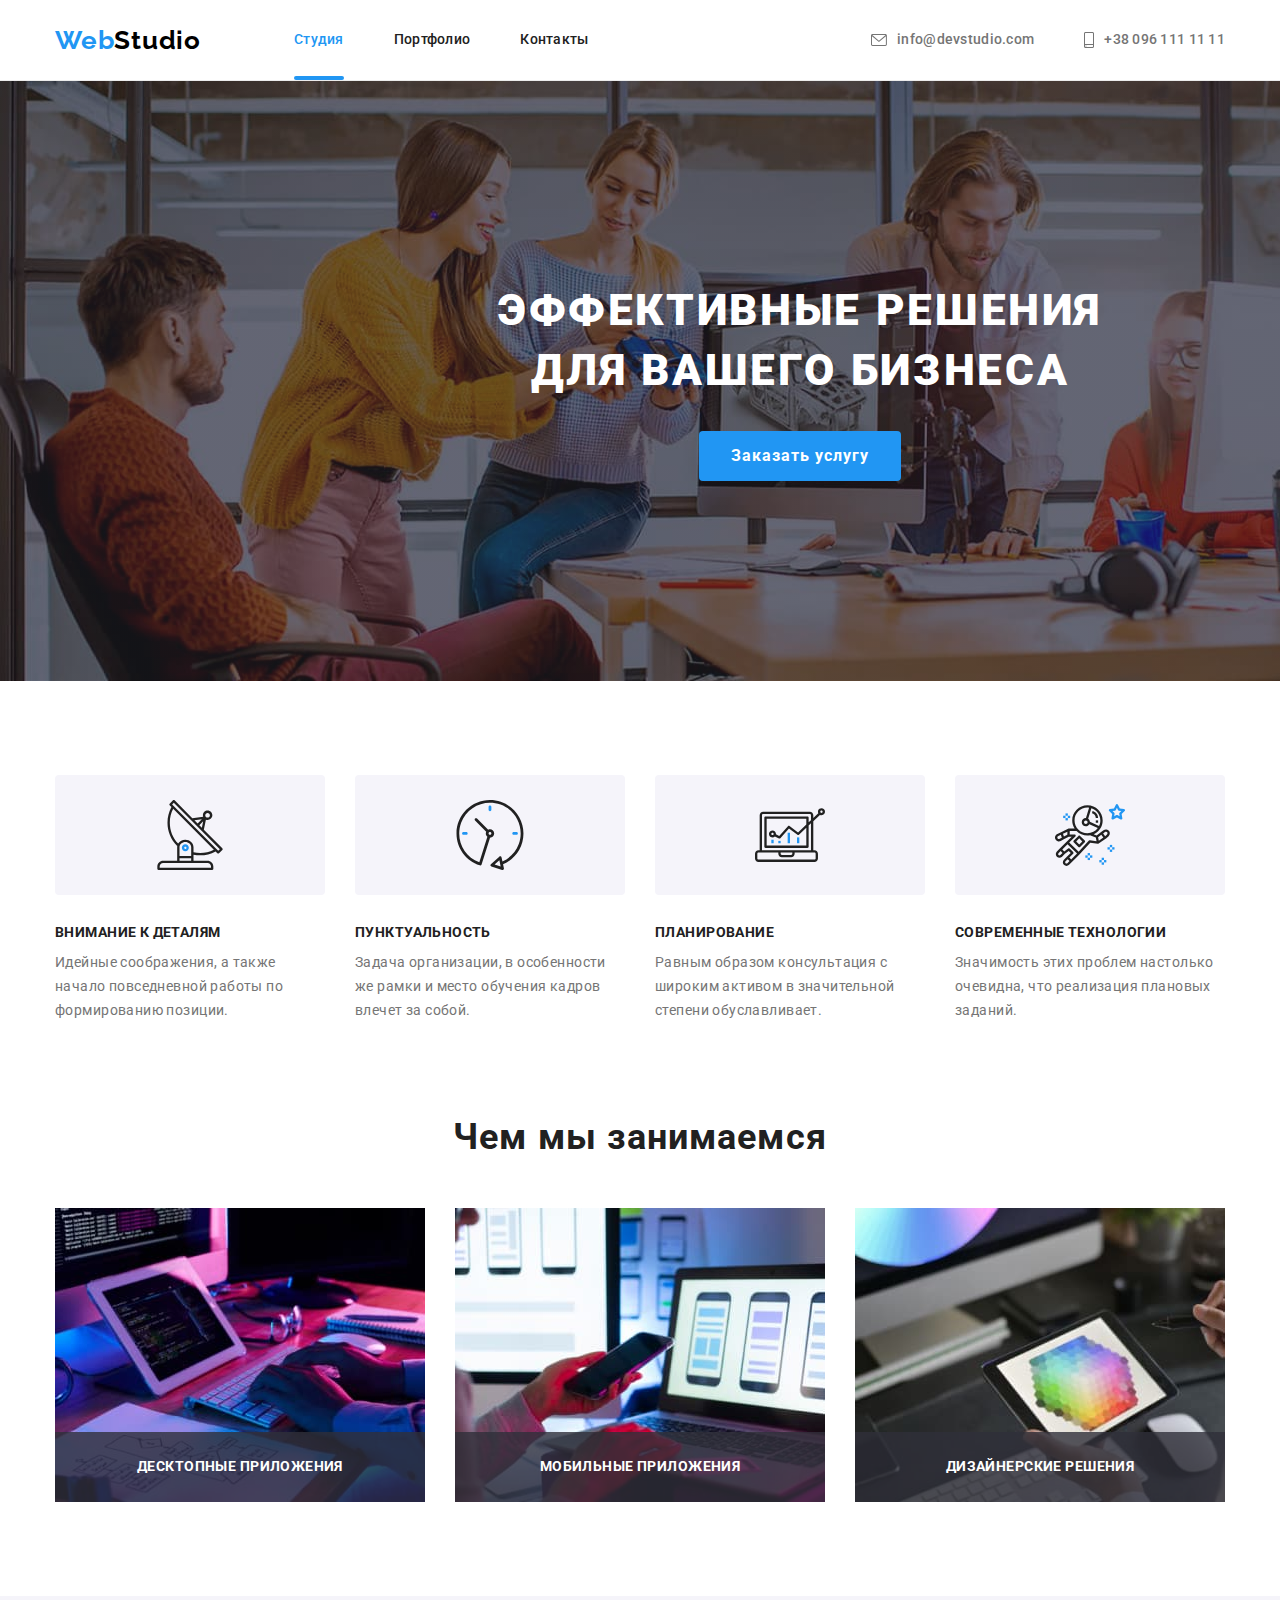
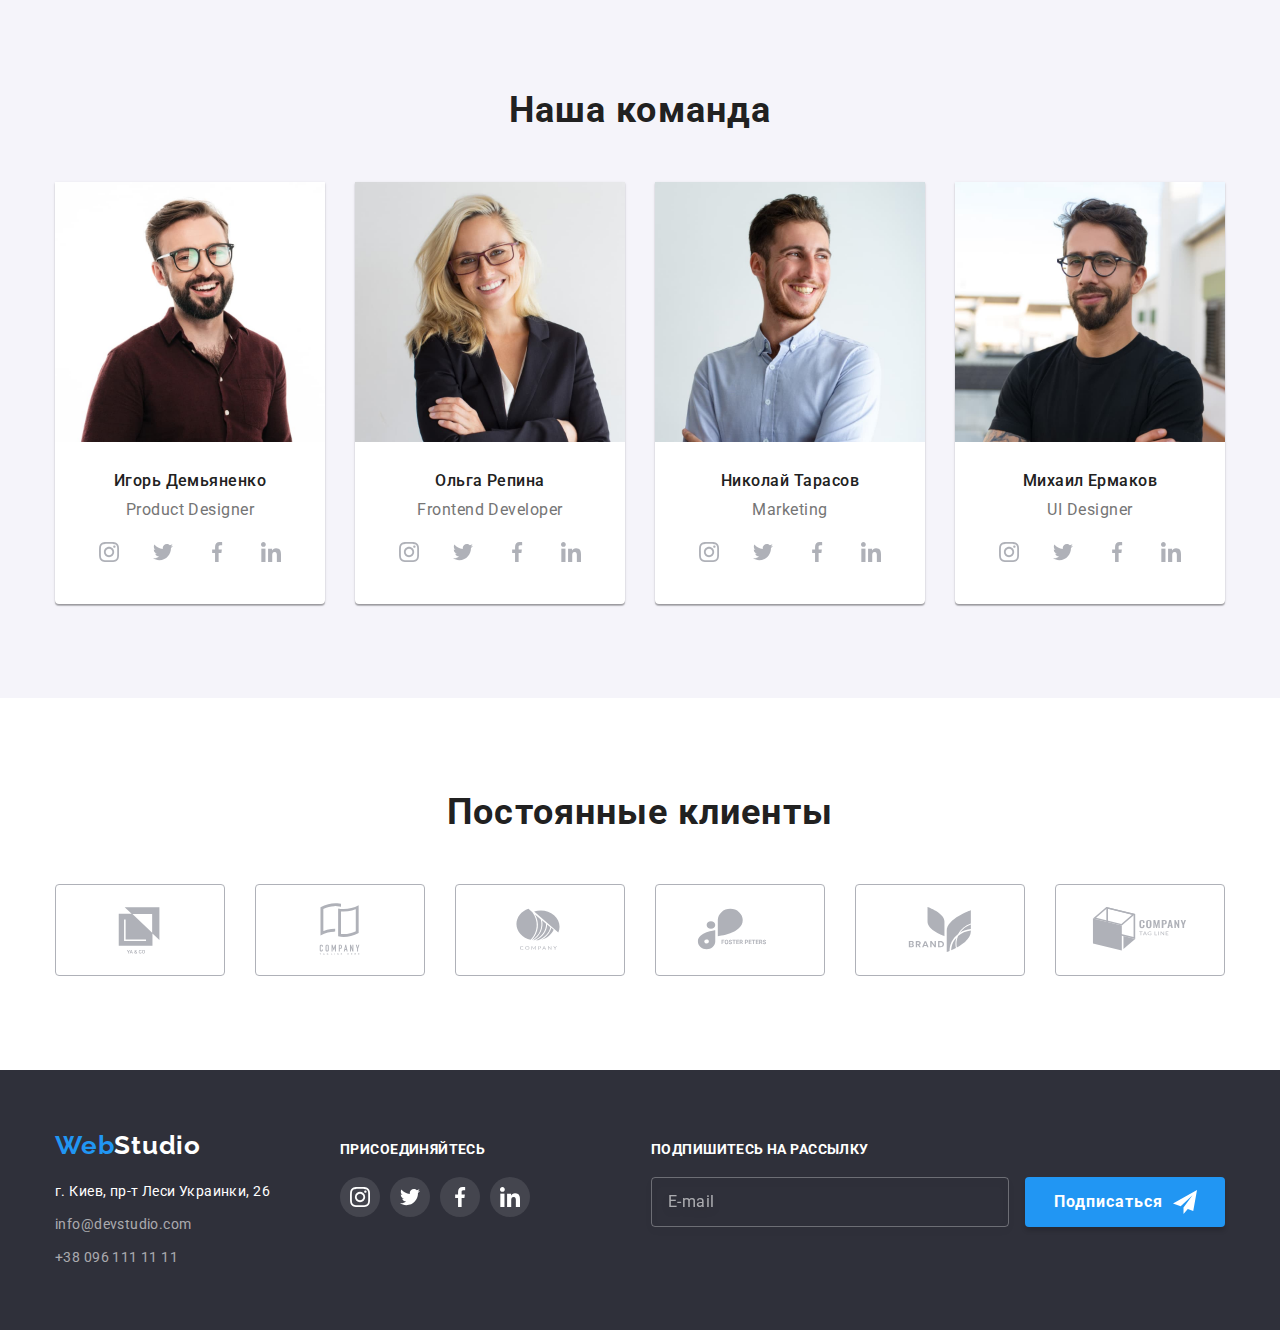
<file: index.html>
<!DOCTYPE html>
<html lang="ru">
  <head>
    <meta charset="UTF-8" />
    <meta http-equiv="X-UA-Compatible" content="IE=edge" />
    <meta name="viewport" content="width=device-width, initial-scale=1.0" />
    <link rel="preconnect" href="https://fonts.googleapis.com" />
    <link rel="preconnect" href="https://fonts.gstatic.com" crossorigin />
    <link
      href="https://fonts.googleapis.com/css2?family=Raleway:wght@700&family=Roboto:wght@400;500;700;900&display=swap"
      rel="stylesheet"
    />
    <link
      rel="stylesheet"
      href="https://cdnjs.cloudflare.com/ajax/libs/modern-normalize/1.1.0/modern-normalize.min.css"
    />
    <link rel="stylesheet" href="./CSS/main.min.css" />
    <title>Студия</title>
  </head>
  <body>
    <header class="header">
      <div class="container header__nav">
        <nav class="header-navigation header__nav">
          <a href="./index.html" class="header__logo link"
            >Web<span>Studio</span></a
          >
          <ul class="header__list list">
            <li class="header__item">
              <a href="./index.html" class="header__link link current"
                >Студия</a
              >
            </li>
            <li class="header__item">
              <a href="./portfolio.html" class="header__link link">Портфолио</a>
            </li>
            <li class="header__item">
              <a href="#" class="header__link link">Контакты</a>
            </li>
          </ul>
        </nav>
        <ul class="header__contact list">
          <li class="header__item-contact">
            <a href="mailto:info@devstudio.com" class="header__mail link"
              ><svg class="header__contact-icon" width="16" height="12">
                <use href="./images/icons.svg#icon-mail"></use></svg
              >info@devstudio.com</a
            >
          </li>
          <li class="header__item-contact">
            <a href="tel:+380961111111" class="header__tel link"
              ><svg class="header__contact-icon" width="10" height="16">
                <use href="./images/icons.svg#icon-smartphone"></use></svg
              >+38 096 111 11 11</a
            >
          </li>
        </ul>
      </div>
    </header>
    <main>
      <section class="hero">
        <div class="container">
          <h1 class="hero__title">
            Эффективные решения <br />
            для вашего бизнеса
          </h1>
          <button type="button" class="hero__btn" data-modal-open>
            Заказать услугу
          </button>
        </div>
      </section>
      <section class="about section">
        <div class="container">
          <ul class="about-svg-list list">
            <li class="about-svg-item">
              <div class="about-btn">
                <svg class="about-icon" width="70" height="70">
                  <use href="./images/icons.svg#icon-antenna"></use>
                </svg>
              </div>
            </li>
            <li class="about-svg-item">
              <div class="about-btn">
                <svg class="about-icon" width="70" height="70">
                  <use href="./images/icons.svg#icon-clock"></use>
                </svg>
              </div>
            </li>
            <li class="about-svg-item">
              <div class="about-btn">
                <svg class="about-icon" width="70" height="70">
                  <use href="./images/icons.svg#icon-diagram"></use>
                </svg>
              </div>
            </li>
            <li class="about-svg-item">
              <div class="about-btn">
                <svg class="about-icon" width="70" height="70">
                  <use href="./images/icons.svg#icon-astronaut"></use>
                </svg>
              </div>
            </li>
          </ul>
          <ul class="about-list list">
            <li class="about-item icon-antenna">
              <h3 class="about-item-title">Внимание к деталям</h3>
              <p class="about-item-text">
                Идейные соображения, а также начало повседневной работы по
                формированию позиции.
              </p>
            </li>
            <li class="about-item icon-clock">
              <h3 class="about-item-title">Пунктуальность</h3>
              <p class="about-item-text">
                Задача организации, в особенности же рамки и место обучения
                кадров влечет за собой.
              </p>
            </li>
            <li class="about-item icon-diagram">
              <h3 class="about-item-title">Планирование</h3>
              <p class="about-item-text">
                Равным образом консультация с широким активом в значительной
                степени обуславливает.
              </p>
            </li>
            <li class="about-item icon-astronaut">
              <h3 class="about-item-title">Современные технологии</h3>
              <p class="about-item-text">
                Значимость этих проблем настолько очевидна, что реализация
                плановых заданий.
              </p>
            </li>
          </ul>
        </div>
      </section>
      <section class="work section">
        <div class="container">
          <h2 class="work__title">Чем мы занимаемся</h2>
          <ul class="work__list list">
            <li class="work__item">
              <img
                src="./images/img-1.jpg"
                alt="Чем мы занимаемся-1"
                width="370"
              />
              <p class="work__text">Десктопные приложения</p>
            </li>
            <li class="work__item">
              <img
                src="./images/img-2.jpg"
                alt="Чем мы занимаемся-2"
                width="370"
              />
              <p class="work__text">Мобильные приложения</p>
            </li>
            <li class="work__item">
              <img
                src="./images/img-3.jpg"
                alt="Чем мы занимаемся-3"
                width="370"
              />
              <p class="work__text">Дизайнерские решения</p>
            </li>
          </ul>
        </div>
      </section>
      <section class="team section">
        <div class="container">
          <h2 class="team-title">Наша команда</h2>
          <ul class="team-list list">
            <li class="team-item">
              <img src="./images/img-4.jpg" alt="Наша команда-1" width="270" />
              <div class="team-padding">
                <h3 class="team-item-title">Игорь Демьяненко</h3>
                <p lang="en" class="team-text">Product Designer</p>
                <ul class="team-soc-list list">
                  <li class="team-soc-item">
                    <a href="" class="team-soc-link">
                      <svg class="team-soc-icon" width="20" height="20">
                        <use href="./images/icons.svg#icon-instagram"></use>
                      </svg>
                    </a>
                  </li>
                  <li class="team-soc-item">
                    <a href="" class="team-soc-link">
                      <svg class="team-soc-icon" width="20" height="20">
                        <use href="./images/icons.svg#icon-twitter"></use>
                      </svg>
                    </a>
                  </li>
                  <li class="team-soc-item">
                    <a href="" class="team-soc-link">
                      <svg class="team-soc-icon" width="20" height="20">
                        <use href="./images/icons.svg#icon-facebook"></use>
                      </svg>
                    </a>
                  </li>
                  <li class="team-soc-item">
                    <a href="" class="team-soc-link">
                      <svg class="team-soc-icon" width="20" height="20">
                        <use href="./images/icons.svg#icon-linkedin"></use>
                      </svg>
                    </a>
                  </li>
                </ul>
              </div>
            </li>
            <li class="team-item">
              <img src="./images/img-5.jpg" alt="Наша команда-2" width="270" />
              <div class="team-padding">
                <h3 class="team-item-title">Ольга Репина</h3>
                <p lang="en" class="team-text">Frontend Developer</p>
                <ul class="team-soc-list list">
                  <li class="team-soc-item">
                    <a href="" class="team-soc-link">
                      <svg class="team-soc-icon" width="20" height="20">
                        <use href="./images/icons.svg#icon-instagram"></use>
                      </svg>
                    </a>
                  </li>
                  <li class="team-soc-item">
                    <a href="" class="team-soc-link">
                      <svg class="team-soc-icon" width="20" height="20">
                        <use href="./images/icons.svg#icon-twitter"></use>
                      </svg>
                    </a>
                  </li>
                  <li class="team-soc-item">
                    <a href="" class="team-soc-link">
                      <svg class="team-soc-icon" width="20" height="20">
                        <use href="./images/icons.svg#icon-facebook"></use>
                      </svg>
                    </a>
                  </li>
                  <li class="team-soc-item">
                    <a href="" class="team-soc-link">
                      <svg class="team-soc-icon" width="20" height="20">
                        <use href="./images/icons.svg#icon-linkedin"></use>
                      </svg>
                    </a>
                  </li>
                </ul>
              </div>
            </li>
            <li class="team-item">
              <img src="./images/img-6.jpg" alt="Наша команда-3" width="270" />
              <div class="team-padding">
                <h3 class="team-item-title">Николай Тарасов</h3>
                <p lang="en" class="team-text">Marketing</p>
                <ul class="team-soc-list list">
                  <li class="team-soc-item">
                    <a href="" class="team-soc-link">
                      <svg class="team-soc-icon" width="20" height="20">
                        <use href="./images/icons.svg#icon-instagram"></use>
                      </svg>
                    </a>
                  </li>
                  <li class="team-soc-item">
                    <a href="" class="team-soc-link">
                      <svg class="team-soc-icon" width="20" height="20">
                        <use href="./images/icons.svg#icon-twitter"></use>
                      </svg>
                    </a>
                  </li>
                  <li class="team-soc-item">
                    <a href="" class="team-soc-link">
                      <svg class="team-soc-icon" width="20" height="20">
                        <use href="./images/icons.svg#icon-facebook"></use>
                      </svg>
                    </a>
                  </li>
                  <li class="team-soc-item">
                    <a href="" class="team-soc-link">
                      <svg class="team-soc-icon" width="20" height="20">
                        <use href="./images/icons.svg#icon-linkedin"></use>
                      </svg>
                    </a>
                  </li>
                </ul>
              </div>
            </li>
            <li class="team-item">
              <img src="./images/img-7.jpg" alt="Наша команда-4" width="270" />
              <div class="team-padding">
                <h3 class="team-item-title">Михаил Ермаков</h3>
                <p lang="en" class="team-text">UI Designer</p>
                <ul class="team-soc-list list">
                  <li class="team-soc-item">
                    <a href="" class="team-soc-link">
                      <svg class="team-soc-icon" width="20" height="20">
                        <use href="./images/icons.svg#icon-instagram"></use>
                      </svg>
                    </a>
                  </li>
                  <li class="team-soc-item">
                    <a href="" class="team-soc-link">
                      <svg class="team-soc-icon" width="20" height="20">
                        <use href="./images/icons.svg#icon-twitter"></use>
                      </svg>
                    </a>
                  </li>
                  <li class="team-soc-item">
                    <a href="" class="team-soc-link">
                      <svg class="team-soc-icon" width="20" height="20">
                        <use href="./images/icons.svg#icon-facebook"></use>
                      </svg>
                    </a>
                  </li>
                  <li class="team-soc-item">
                    <a href="" class="team-soc-link">
                      <svg class="team-soc-icon" width="20" height="20">
                        <use href="./images/icons.svg#icon-linkedin"></use>
                      </svg>
                    </a>
                  </li>
                </ul>
              </div>
            </li>
          </ul>
        </div>
      </section>
      <section class="client section">
        <div class="container">
          <h2 class="client-title">Постоянные клиенты</h2>
          <ul class="client-list list">
            <li class="client-item">
              <a href="" class="client-item-link">
                <svg class="client-icon" width="106" height="60">
                  <use href="./images/icons.svg#icon-client-1"></use>
                </svg>
              </a>
            </li>
            <li class="client-item">
              <a href="" class="client-item-link">
                <svg class="client-icon" width="106" height="60">
                  <use href="./images/icons.svg#icon-client-2"></use>
                </svg>
              </a>
            </li>
            <li class="client-item">
              <a href="" class="client-item-link">
                <svg class="client-icon" width="106" height="60">
                  <use href="./images/icons.svg#icon-client-3"></use>
                </svg>
              </a>
            </li>
            <li class="client-item">
              <a href="" class="client-item-link">
                <svg class="client-icon" width="106" height="60">
                  <use href="./images/icons.svg#icon-client-4"></use>
                </svg>
              </a>
            </li>
            <li class="client-item">
              <a href="" class="client-item-link">
                <svg class="client-icon" width="106" height="60">
                  <use href="./images/icons.svg#icon-client-5"></use>
                </svg>
              </a>
            </li>
            <li class="client-item">
              <a href="" class="client-item-link">
                <svg class="client-icon" width="106" height="60">
                  <use href="./images/icons.svg#icon-client-6"></use>
                </svg>
              </a>
            </li>
          </ul>
        </div>
      </section>
    </main>
    <footer class="footer">
      <div class="container">
        <div class="content-address">
          <a href="./index.html" class="footer-logo link"
            >Web<span>Studio</span></a
          >
          <address>
            <a
              href="https://goo.gl/maps/hStME4ANwM8PFaBL6"
              target="_blank"
              rel="noopener noreferrer nofollow"
              class="footer-address link"
              >г. Киев, пр-т Леси Украинки, 26</a
            >
            <ul class="footer-list list">
              <li class="footer-item-contact">
                <a href="mailto:info@devstudio.com" class="footer-mail link"
                  >info@devstudio.com</a
                >
              </li>
              <li class="footer-item-contact">
                <a href="tel:+380961111111" class="footer-tel link"
                  >+38 096 111 11 11</a
                >
              </li>
            </ul>
          </address>
        </div>
        <div class="content-soc">
          <h2 class="footer-title">присоединяйтесь</h2>
          <ul class="footet-soc-list list">
            <li class="footer-soc-item">
              <a href="" class="footer-soc-link">
                <svg class="footer-soc-icon" width="20" height="20">
                  <use href="./images/icons.svg#icon-instagram"></use>
                </svg>
              </a>
            </li>
            <li class="footer-soc-item">
              <a href="" class="footer-soc-link">
                <svg class="footer-soc-icon" width="20" height="20">
                  <use href="./images/icons.svg#icon-twitter"></use>
                </svg>
              </a>
            </li>
            <li class="footer-soc-item">
              <a href="" class="footer-soc-link">
                <svg class="footer-soc-icon" width="20" height="20">
                  <use href="./images/icons.svg#icon-facebook"></use>
                </svg>
              </a>
            </li>
            <li class="footer-soc-item">
              <a href="" class="footer-soc-link">
                <svg class="footer-soc-icon" width="20" height="20">
                  <use href="./images/icons.svg#icon-linkedin"></use>
                </svg>
              </a>
            </li>
          </ul>
        </div>
        <div class="footer-wrap">
          <form>
            <h2 class="footer-input-title">Подпишитесь на рассылку</h2>
            <input
              type="text"
              placeholder="E-mail"
              name="fotter-user-name"
              class="footer-input"
              required
            />
            <button type="submit" class="footer-btn">
              Подписаться
              <svg class="icon-btn" width="24" height="24">
                <use href="./images/icons.svg#icon-send"></use>
              </svg>
            </button>
          </form>
        </div>
      </div>
    </footer>
    <div class="backdrop is-hidden" data-modal>
      <div class="modal is-hiden">
        <button type="button" class="modal-btn" data-modal-close>
          <svg class="modal-icon" width="18" height="18">
            <use href="./images/icons.svg#icon-close-modal"></use>
          </svg>
        </button>
        <form>
          <p class="modal-title">Оставьте свои данные, мы вам перезвоним</p>
          <div class="modal-field">
            <label for="user-name" class="modal-label">Имя</label>
            <div class="modal-input-wrap">
              <input
                type="text"
                class="modal-input"
                name="user-name"
                id="user-name"
                required
              />
              <svg class="input-icon" width="18" height="18">
                <use href="./images/icons.svg#modal-name-icon"></use>
              </svg>
            </div>
          </div>
          <div class="modal-field">
            <label for="user-tel" class="modal-label">Телефон</label>
            <div class="modal-input-wrap">
              <input
                type="text"
                class="modal-input"
                name="user-tel"
                id="user-tel"
                required
              />
              <svg class="input-icon" width="18" height="18">
                <use href="./images/icons.svg#modal-tel-icon"></use>
              </svg>
            </div>
          </div>
          <div class="modal-field">
            <label for="user-mail" class="modal-label">Почта</label>
            <div class="modal-input-wrap">
              <input
                type="text"
                class="modal-input"
                name="user-mail"
                id="user-mail"
              />
              <svg class="input-icon" width="18" height="18">
                <use href="./images/icons.svg#modal-mail-icon"></use>
              </svg>
            </div>
          </div>
          <div class="modal-textarea">
            <label for="user-text" class="modal-label">Комментарий</label>
            <textarea
              name="user-text"
              id="user-text"
              placeholder="Введите текст"
              class="modal-text"
            ></textarea>
          </div>
          <div class="modal-checkbox">
            <input
              type="checkbox"
              class="input-checkbox visually-hidden"
              id="input-checkbox"
              name="policy"
              value="policy"
            />
            <label for="input-checkbox" class="checkbox-text"
              ><span>
                <svg class="checkbox-icon" width="11" height="18">
                  <use href="./images/icons.svg#modal-chekbox-icon"></use>
                </svg> </span
              >Соглашаюсь с рассылкой и принимаю &nbsp;
              <a href="#" target="_blank" class="modal-chechbox__link"
                >Условия договора</a
              >
            </label>
          </div>
          <button type="submit" class="modal-btn-bottom">Отправить</button>
        </form>
      </div>
    </div>
    <script src="./js/modal.js"></script>
  </body>
</html>
</file>
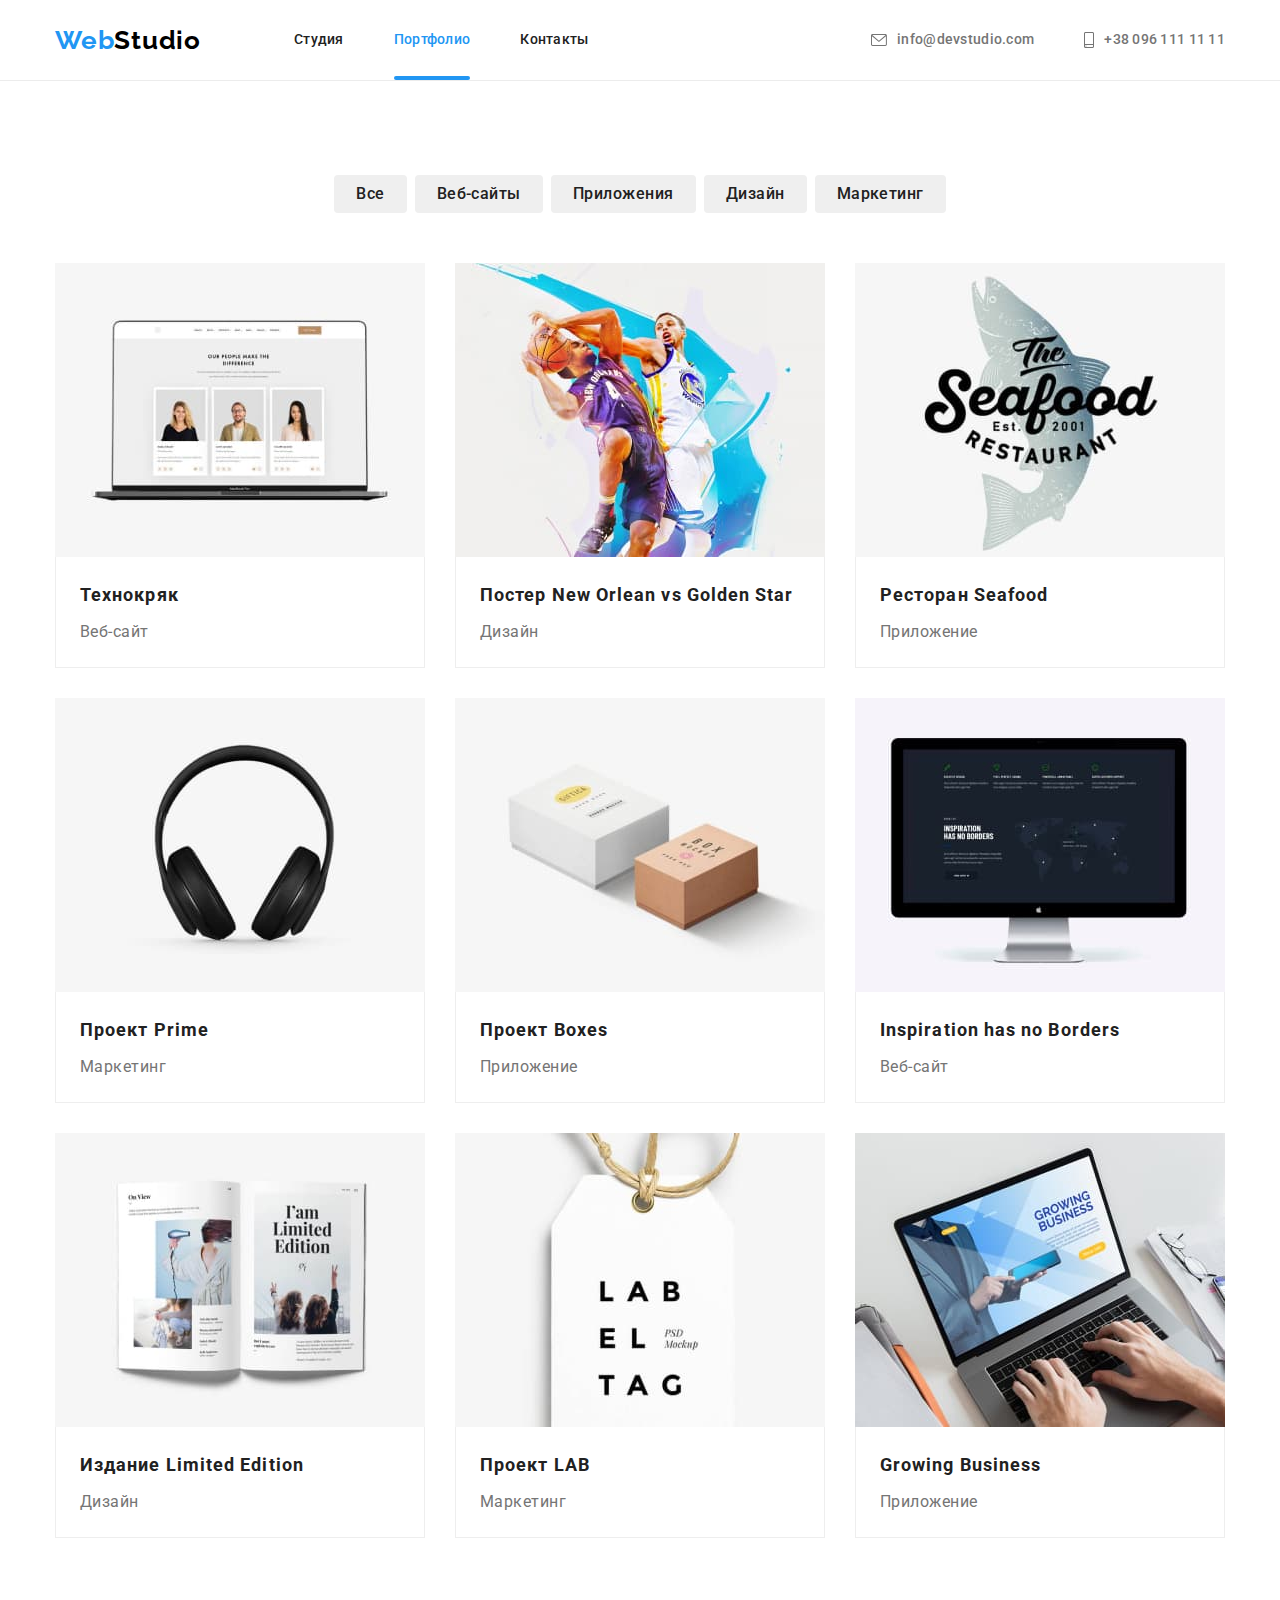
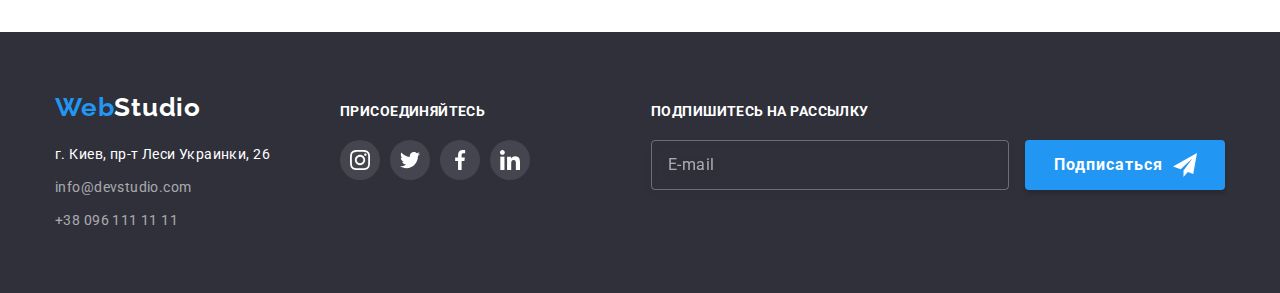
<file: portfolio.html>
<!DOCTYPE html>
<html lang="ru">
  <head>
    <meta charset="UTF-8" />
    <meta http-equiv="X-UA-Compatible" content="IE=edge" />
    <meta name="viewport" content="width=device-width, initial-scale=1.0" />
    <link rel="preconnect" href="https://fonts.googleapis.com" />
    <link rel="preconnect" href="https://fonts.gstatic.com" crossorigin />
    <link
      href="https://fonts.googleapis.com/css2?family=Raleway:wght@700&family=Roboto:wght@400;500;700;900&display=swap"
      rel="stylesheet"
    />
    <link
      rel="stylesheet"
      href="https://cdnjs.cloudflare.com/ajax/libs/modern-normalize/1.1.0/modern-normalize.min.css"
    />
    <link rel="stylesheet" href="./CSS/main.min.css" />
    <title>Студия</title>
  </head>
  <body>
    <header class="header">
      <div class="container header__nav">
        <nav class="header-navigation header__nav">
          <a href="./index.html" class="header__logo link"
            >Web<span>Studio</span></a
          >
          <ul class="header__list list">
            <li class="header__item">
              <a href="./index.html" class="header__link link">Студия</a>
            </li>
            <li class="header__item">
              <a href="./portfolio.html" class="header__link link current"
                >Портфолио</a
              >
            </li>
            <li class="header__item">
              <a href="#" class="header__link link">Контакты</a>
            </li>
          </ul>
        </nav>
        <ul class="header__contact list">
          <li class="header__item-contact">
            <a href="mailto:info@devstudio.com" class="header__mail link"
              ><svg class="header__contact-icon" width="16" height="12">
                <use href="./images/icons.svg#icon-mail"></use></svg
              >info@devstudio.com</a
            >
          </li>
          <li class="header__item-contact">
            <a href="tel:+380961111111" class="header__tel link"
              ><svg class="header__contact-icon" width="10" height="16">
                <use href="./images/icons.svg#icon-smartphone"></use></svg
              >+38 096 111 11 11</a
            >
          </li>
        </ul>
      </div>
    </header>
    <main>
      <section class="portfolio section">
        <div class="container">
          <ul class="portfolio-btn-list list">
            <li class="portfolio-btn-item">
              <button type="button" class="btn-item">Все</button>
            </li>
            <li class="portfolio-btn-item">
              <button type="button" class="btn-item">Веб-сайты</button>
            </li>
            <li class="portfolio-btn-item">
              <button type="button" class="btn-item">Приложения</button>
            </li>
            <li class="portfolio-btn-item">
              <button type="button" class="btn-item">Дизайн</button>
            </li>
            <li class="portfolio-btn-item">
              <button type="button" class="btn-item">Маркетинг</button>
            </li>
          </ul>
          <h1 class="visually-hidden">Портфолио</h1>
          <ul class="portfolio-list list">
            <li class="portfolio-item">
              <a href="" class="portfolio-link link">
                <div class="portfolio-wrap">
                  <img src="./images/portfolio-tehno.jpg" alt="" width="370" />
                  <p class="portfolio-top-text">
                    Ресурс предлагает комплексные предложения с разным уровнем
                    функционала и сервисов. Все это позволит посетителю получить
                    исчерпывающие сведения о компании или частном лице.
                  </p>
                </div>
                <div class="portfolio-padding">
                  <h2 class="portfolio-item-title">Технокряк</h2>
                  <p class="portfolio-item-text">Веб-сайт</p>
                </div>
              </a>
            </li>
            <li class="portfolio-item">
              <a href="" class="portfolio-link link">
                <div class="portfolio-wrap">
                  <img
                    src="./images/portfolio-basketboll.jpg"
                    alt=""
                    width="370"
                  />
                  <p class="portfolio-top-text">
                    Ресурс предлагает комплексные предложения с разным уровнем
                    функционала и сервисов. Все это позволит посетителю получить
                    исчерпывающие сведения о компании или частном лице.
                  </p>
                </div>
                <div class="portfolio-padding">
                  <h2 class="portfolio-item-title">
                    Постер New Orlean vs Golden Star
                  </h2>
                  <p class="portfolio-item-text">Дизайн</p>
                </div>
              </a>
            </li>
            <li class="portfolio-item">
              <a href="" class="portfolio-link link">
                <div class="portfolio-wrap">
                  <img
                    src="./images/portfolio-seafood.jpg"
                    alt=""
                    width="370"
                  />
                  <p class="portfolio-top-text">
                    Ресурс предлагает комплексные предложения с разным уровнем
                    функционала и сервисов. Все это позволит посетителю получить
                    исчерпывающие сведения о компании или частном лице.
                  </p>
                </div>
                <div class="portfolio-padding">
                  <h2 class="portfolio-item-title">Ресторан Seafood</h2>
                  <p class="portfolio-item-text">Приложение</p>
                </div>
              </a>
            </li>
            <li class="portfolio-item">
              <a href="" class="portfolio-link link">
                <div class="portfolio-wrap">
                  <img src="./images/portfolio-prime.jpg" alt="" width="370" />
                  <p class="portfolio-top-text">
                    Ресурс предлагает комплексные предложения с разным уровнем
                    функционала и сервисов. Все это позволит посетителю получить
                    исчерпывающие сведения о компании или частном лице.
                  </p>
                </div>
                <div class="portfolio-padding">
                  <h2 class="portfolio-item-title">Проект Prime</h2>
                  <p class="portfolio-item-text">Маркетинг</p>
                </div>
              </a>
            </li>
            <li class="portfolio-item">
              <a href="" class="portfolio-link link">
                <div class="portfolio-wrap">
                  <img src="./images/portfolio-boxes.jpg" alt="" width="370" />
                  <p class="portfolio-top-text">
                    Ресурс предлагает комплексные предложения с разным уровнем
                    функционала и сервисов. Все это позволит посетителю получить
                    исчерпывающие сведения о компании или частном лице.
                  </p>
                </div>
                <div class="portfolio-padding">
                  <h2 class="portfolio-item-title">Проект Boxes</h2>
                  <p class="portfolio-item-text">Приложение</p>
                </div>
              </a>
            </li>
            <li class="portfolio-item">
              <a href="" class="portfolio-link link">
                <div class="portfolio-wrap">
                  <img src="./images/portfolio-pc.jpg" alt="" width="370" />
                  <p class="portfolio-top-text">
                    Ресурс предлагает комплексные предложения с разным уровнем
                    функционала и сервисов. Все это позволит посетителю получить
                    исчерпывающие сведения о компании или частном лице.
                  </p>
                </div>
                <div class="portfolio-padding">
                  <h2 class="portfolio-item-title">
                    Inspiration has no Borders
                  </h2>
                  <p class="portfolio-item-text">Веб-сайт</p>
                </div>
              </a>
            </li>
            <li class="portfolio-item">
              <a href="" class="portfolio-link link">
                <div class="portfolio-wrap">
                  <img src="./images/portfolio-book.jpg" alt="" width="370" />
                  <p class="portfolio-top-text">
                    Ресурс предлагает комплексные предложения с разным уровнем
                    функционала и сервисов. Все это позволит посетителю получить
                    исчерпывающие сведения о компании или частном лице.
                  </p>
                </div>
                <div class="portfolio-padding">
                  <h2 class="portfolio-item-title">Издание Limited Edition</h2>
                  <p class="portfolio-item-text">Дизайн</p>
                </div>
              </a>
            </li>
            <li class="portfolio-item">
              <a href="" class="portfolio-link link">
                <div class="portfolio-wrap">
                  <img src="./images/portfolio-lab.jpg" alt="" width="370" />
                  <p class="portfolio-top-text">
                    Ресурс предлагает комплексные предложения с разным уровнем
                    функционала и сервисов. Все это позволит посетителю получить
                    исчерпывающие сведения о компании или частном лице.
                  </p>
                </div>
                <div class="portfolio-padding">
                  <h2 class="portfolio-item-title">Проект LAB</h2>
                  <p class="portfolio-item-text">Маркетинг</p>
                </div>
              </a>
            </li>
            <li class="portfolio-item">
              <a href="" class="portfolio-link link">
                <div class="portfolio-wrap">
                  <img
                    src="./images/portfolio-noutbook.jpg"
                    alt=""
                    width="370"
                  />
                  <p class="portfolio-top-text">
                    Ресурс предлагает комплексные предложения с разным уровнем
                    функционала и сервисов. Все это позволит посетителю получить
                    исчерпывающие сведения о компании или частном лице.
                  </p>
                </div>
                <div class="portfolio-padding">
                  <h2 class="portfolio-item-title">Growing Business</h2>
                  <p class="portfolio-item-text">Приложение</p>
                </div>
              </a>
            </li>
          </ul>
        </div>
      </section>
    </main>
    <footer class="footer">
      <div class="container">
        <div class="content-address">
          <a href="./index.html" class="footer-logo link"
            >Web<span>Studio</span></a
          >
          <address>
            <a
              href="https://goo.gl/maps/hStME4ANwM8PFaBL6"
              target="_blank"
              rel="noopener noreferrer nofollow"
              class="footer-address link"
              >г. Киев, пр-т Леси Украинки, 26</a
            >
            <ul class="footer-list list">
              <li class="footer-item-contact">
                <a href="mailto:info@devstudio.com" class="footer-mail link"
                  >info@devstudio.com</a
                >
              </li>
              <li class="footer-item-contact">
                <a href="tel:+380961111111" class="footer-tel link"
                  >+38 096 111 11 11</a
                >
              </li>
            </ul>
          </address>
        </div>
        <div class="content-soc">
          <h2 class="footer-title">присоединяйтесь</h2>
          <ul class="footet-soc-list list">
            <li class="footer-soc-item">
              <a href="" class="footer-soc-link">
                <svg class="footer-soc-icon" width="20" height="20">
                  <use href="./images/icons.svg#icon-instagram"></use>
                </svg>
              </a>
            </li>
            <li class="footer-soc-item">
              <a href="" class="footer-soc-link">
                <svg class="footer-soc-icon" width="20" height="20">
                  <use href="./images/icons.svg#icon-twitter"></use>
                </svg>
              </a>
            </li>
            <li class="footer-soc-item">
              <a href="" class="footer-soc-link">
                <svg class="footer-soc-icon" width="20" height="20">
                  <use href="./images/icons.svg#icon-facebook"></use>
                </svg>
              </a>
            </li>
            <li class="footer-soc-item">
              <a href="" class="footer-soc-link">
                <svg class="footer-soc-icon" width="20" height="20">
                  <use href="./images/icons.svg#icon-linkedin"></use>
                </svg>
              </a>
            </li>
          </ul>
        </div>
        <div class="footer-wrap">
          <form>
            <h2 class="footer-input-title">Подпишитесь на рассылку</h2>
            <input
              type="text"
              placeholder="E-mail"
              name="fotter-user-name"
              class="footer-input"
              required
            />
            <button type="submit" class="footer-btn">
              Подписаться
              <svg class="icon-btn" width="24" height="24">
                <use href="./images/icons.svg#icon-send"></use>
              </svg>
            </button>
          </form>
        </div>
      </div>
    </footer>
  </body>
</html>
</file>
<file: CSS/main.min.css>
:root{--hero-title-color: #ffffff;--work-title-color: #212121;--team-title-color: #212121;--hero-btn-color: #ffffff;--portfolio-btn-color: #212121}.visually-hidden{position:absolute;white-space:nowrap;width:1px;height:1px;overflow:hidden;border:0;padding:0;clip:rect(0 0 0 0);clip-path:inset(50%);margin:-1px}p,h1,h2,h3,h4,h5,h6{margin:0}ul{margin:0;padding-left:0}img{display:block}body{font-family:"Roboto", sans-serif}.link{text-decoration:none;color:black}.list{list-style:none}.container{width:1200px;padding-left:15px;padding-right:15px;margin:0 auto}.section{padding-top:94px;padding-bottom:94px}.header{border-bottom:1px solid #ececec}.header__nav{display:flex;align-items:center}.header__link.current{color:#2196f3}.header__link.current::after{content:"";position:absolute;left:0;bottom:0;display:block;background-color:#2196f3;border-radius:2px;width:100%;height:4px}.header__logo{font-family:"Raleway";font-weight:700;font-size:26px;line-height:1.19;letter-spacing:0.03em;color:#2196f3}.header__logo span{color:black}.header__link{position:relative;font-family:"Roboto", sans-serif;font-weight:500;font-size:14px;line-height:1.14;letter-spacing:0.02em;color:#212121;display:block;padding-top:32px;padding-bottom:32px;transition-property:color;transition-duration:250ms;transition-timing-function:cubic-bezier(0.4, 0, 0.2, 1)}.header__link:hover,.header__link:focus{color:#2196f3}.header__tel,.header__mail{font-weight:500;font-size:14px;line-height:1.14;letter-spacing:0.02em;color:#757575;display:flex;align-items:center;justify-content:center;padding-top:32px;padding-bottom:32px;transition-property:color;transition-duration:250ms;transition-timing-function:cubic-bezier(0.4, 0, 0.2, 1)}.header__tel:hover,.header__tel:focus,.header__mail:hover,.header__mail:focus{color:#2196f3}.header__item-contact:not(:last-child){margin-right:50px}.header__contact-icon{fill:currentColor;margin-right:10px}.header__list{display:flex;margin-left:93px}.header__contact{display:flex;margin-left:auto}.header__item:not(:last-child){margin-right:50px}.hero{background-color:#2f303a;width:1600px;margin:0 auto;background-image:linear-gradient(rgba(47,48,58,0.4), rgba(47,48,58,0.4)),url(../images/hero-Img.jpg);background-position:center;background-size:1600px;background-repeat:no-repeat;padding-top:200px;padding-bottom:200px;text-align:center}.hero__title{font-weight:900;font-size:44px;line-height:1.36;text-align:center;letter-spacing:0.06em;text-transform:uppercase;color:var(--hero-title-color);margin-bottom:30px}.hero__btn{font-weight:700;font-size:16px;line-height:1.88;display:inline-block;align-items:center;text-align:center;letter-spacing:0.06em;color:#ffffff;background:#2196f3;cursor:pointer;min-width:200px;border-radius:4px;padding:10px 32px;border:none}.about-item-title{font-weight:700;font-size:14px;line-height:1.14;letter-spacing:0.03em;text-transform:uppercase;color:#212121;margin-bottom:10px}.about-item-text{font-size:14px;line-height:1.71;letter-spacing:0.03em;color:#757575}.about-list{display:flex}.about-item{width:calc((100% - 90px) / 4)}.about-item:not(:last-child){margin-right:30px}.about-svg-list{display:flex;justify-content:center}.about-svg-item{margin-bottom:30px}.about-svg-item+.about-svg-item{margin-left:30px}.about-btn{display:flex;width:270px;height:120px;background:#f5f4fa;border-radius:4px;border:none;justify-content:center;align-items:center}.work{padding-top:0}.work__title{font-weight:700;font-size:36px;line-height:1.16;text-align:center;letter-spacing:0.03em;color:var(--work-title-color);margin-bottom:50px}.work__list{display:flex}.work__item{position:relative}.work__item:not(:last-child){margin-right:30px}.work__text{position:absolute;width:370px;height:70px;background-color:rgba(47,48,58,0.8);bottom:0;font-weight:700;font-size:14px;line-height:1.14;text-align:center;letter-spacing:0.03em;text-transform:uppercase;color:#ffffff;display:flex;justify-content:center;align-items:center}.team{background-color:#f5f4fa}.team-title{font-weight:700;font-size:36px;line-height:1.16;text-align:center;letter-spacing:0.03em;color:var(--team-title-color);margin-bottom:50px}.team-item-title{font-weight:500;font-size:16px;line-height:1.18;text-align:center;letter-spacing:0.03em;color:#212121;margin-bottom:10px}.team-text{font-size:16px;line-height:1.18;text-align:center;letter-spacing:0.03em;color:#757575;margin-bottom:10px}.team-list{display:flex}.team-item{background:#ffffff;box-shadow:0px 1px 3px rgba(0,0,0,0.12),0px 1px 1px rgba(0,0,0,0.14),0px 2px 1px rgba(0,0,0,0.2);border-radius:0px 0px 4px 4px}.team-item:not(:last-child){margin-right:30px}.team-padding{padding-top:30px;padding-bottom:30px}.team-soc-list{display:flex;justify-content:center}.team-soc-item+.team-soc-item{margin-left:10px}.team-soc-link{width:44px;height:44px;background-color:#ffffff;border-radius:50%;display:flex;justify-content:center;align-items:center;color:#afb1b8;transition-property:color, background-color;transition-duration:250ms;transition-timing-function:cubic-bezier(0.4, 0, 0.2, 1)}.team-soc-link:hover,.team-soc-link:focus{background-color:#2196f3;color:#ffffff}.team-soc-icon{fill:currentColor}.client-title{font-weight:700;font-size:36px;line-height:1.16;text-align:center;letter-spacing:0.03em;color:#212121;margin-bottom:50px}.client-list{display:flex;justify-content:center}.client-item+.client-item{margin-left:30px}.client-item-link{width:170px;height:92px;border:1px solid #afb1b8;box-sizing:border-box;border-radius:4px;display:flex;justify-content:center;align-items:center;color:#afb1b8;transition-property:color, border;transition-duration:250ms;transition-timing-function:cubic-bezier(0.4, 0, 0.2, 1)}.client-item-link:hover,.client-item-link:focus{border:1px solid #2196f3;color:#2196f3}.client-icon{fill:currentColor}.footer{background-color:#2f303a;padding-top:60px;padding-bottom:60px}.footer-logo{font-family:"Raleway";font-weight:700;font-size:26px;line-height:1.19;letter-spacing:0.03em;color:#2196f3;display:inline-block;margin-bottom:20px}.footer-logo span{color:#ffffff}.footer-address{font-style:normal;font-size:14px;line-height:1.71;letter-spacing:0.03em;color:#ffffff;margin-bottom:9px;display:inline-block}.footer-mail{margin-bottom:9px;display:inline-block}.footer-tel,.footer-mail{font-style:normal;font-size:14px;line-height:1.71;letter-spacing:0.03em;color:rgba(255,255,255,0.6);transition-property:color;transition-duration:250ms;transition-timing-function:cubic-bezier(0.4, 0, 0.2, 1)}.footer-tel:hover,.footer-tel:focus,.footer-mail:hover,.footer-mail:focus{color:#2196f3}.footet-soc-list{display:flex;justify-content:center}.footer-soc-link{width:40px;height:40px;background-color:rgba(255,255,255,0.1);border-radius:50%;display:flex;justify-content:center;align-items:center;color:#ffffff}.footer-soc-link:hover,.footer-soc-link:focus{background-color:#2196f3;color:#ffffff}.footer-soc-item+.footer-soc-item{margin-left:10px}.footer-soc-icon{fill:currentColor;transition-property:color, background-color;transition-duration:250ms;transition-timing-function:cubic-bezier(0.4, 0, 0.2, 1)}.footer-title{font-weight:700;font-size:14px;line-height:1.14;letter-spacing:0.03em;text-transform:uppercase;color:#ffffff;margin-bottom:20px}.footer .container{display:flex;align-items:baseline}.content-soc{margin-left:70px}.footer-wrap{margin-left:auto;position:relative}.footer-input-title{font-weight:700;font-size:14px;line-height:1.14;letter-spacing:0.03em;text-transform:uppercase;color:#ffffff;margin-bottom:20px}.footer-input{width:358px;height:50px;padding-left:16px;margin-right:12px;border:1px solid rgba(255,255,255,0.3);border-radius:4px;filter:drop-shadow(0px 4px 4px rgba(0,0,0,0.15));background-color:transparent;outline:none;font-size:14px;line-height:1.71;letter-spacing:0.03em;color:#ffffff;transition:border-color 250ms cubic-bezier(0.4, 0, 0.2, 1)}.footer-input::placeholder{font-size:16px;line-height:1.25;display:flex;align-items:center;letter-spacing:0.03em;color:rgba(255,255,255,0.6)}.footer-input:focus{border-color:#2196f3}.footer-btn{position:relative;width:200px;height:50px;background:#2196f3;box-shadow:0px 4px 4px rgba(0,0,0,0.15);border-radius:4px;border:none;font-weight:700;font-size:16px;line-height:1.88;letter-spacing:0.06em;color:#ffffff;padding:10px 62px 10px 29px}.icon-btn{position:absolute;right:28px;top:50%;transform:translateY(-50%);fill:#ffffff}.btn-item{font-family:"Roboto";font-weight:500;font-size:16px;line-height:1.62;text-align:center;letter-spacing:0.03em;color:var(--portfolio-btn-color);cursor:pointer;border-radius:4px;padding:6px 22px;border:none;transition-property:color, background-color, box-shadow;transition-duration:250ms;transition-timing-function:cubic-bezier(0.4, 0, 0.2, 1)}.btn-item:hover,.btn-item:focus{background-color:#2196f3;box-shadow:0px 3px 1px rgba(0,0,0,0.1),0px 1px 2px rgba(0,0,0,0.08),0px 2px 2px rgba(0,0,0,0.12);color:#ffffff}.portfolio-item-title{font-weight:700;font-size:18px;line-height:2;letter-spacing:0.06em;color:#212121;margin-bottom:4px}.portfolio-item-text{font-size:16px;line-height:1.88;letter-spacing:0.03em;color:#757575}.portfolio-btn-list{display:flex;align-items:center;justify-content:center}.portfolio-btn-item{margin-bottom:50px}.portfolio-btn-item:not(:last-child){margin-right:8px}.portfolio-list{display:flex;flex-wrap:wrap}.portfolio-item{width:calc((100% - 60px) / 3);margin-right:30px;margin-bottom:30px}.portfolio-item:nth-child(3n){margin-right:0}.portfolio-item:nth-last-child(-n+3){margin-bottom:0}.portfolio-padding{padding:20px 24px;background:#ffffff;border-left:1px solid #eeeeee;border-right:1px solid #eeeeee;border-bottom:1px solid #eeeeee;box-sizing:border-box}.portfolio-link{display:block;transition-property:box-shadow;transition-duration:250ms;transition-timing-function:cubic-bezier(0.4, 0, 0.2, 1)}.portfolio-link:hover,.portfolio-link:focus{box-shadow:0px 1px 1px rgba(0,0,0,0.12),0px 4px 4px rgba(0,0,0,0.06),1px 4px 6px rgba(0,0,0,0.16)}.portfolio-wrap{position:relative;overflow:hidden}.portfolio-top-text{position:absolute;background-color:rgba(33,150,243,0.9);height:100%;width:100%;top:0;font-size:18px;line-height:1.56;letter-spacing:0.03em;color:#ffffff;padding-left:24px;padding-top:63px;transform:translateY(100%);overflow:auto;transition:transform 250ms;transition-timing-function:cubic-bezier(0.4, 0, 0.2, 1)}.portfolio-item:hover .portfolio-top-text{transform:translateY(0%)}.backdrop{position:fixed;top:0;left:0;width:100%;height:100%;background-color:rgba(0,0,0,0.2);z-index:1;opacity:1;transition:opacity 250ms cubic-bezier(0.4, 0, 0.2, 1)}.backdrop.is-hidden{opacity:0;pointer-events:none;visibility:hidden;transition:opacity 250ms, visibility 250ms}.backdrop.is-hidden .modal{transform:translate(-50%, -50%) scale(0.8)}.modal{position:absolute;top:50%;left:50%;width:528px;min-height:581px;background-color:#ffffff;box-shadow:0px 1px 3px rgba(0,0,0,0.12),0px 1px 1px rgba(0,0,0,0.14),0px 2px 1px rgba(0,0,0,0.2);border-radius:4px;padding-top:40px;padding-right:39px;padding-left:41px;padding-bottom:40px;transform:translate(-50%, -50%) scale(1);transition:transform 250ms cubic-bezier(0.4, 0, 0.2, 1)}.modal-btn{display:flex;width:30px;height:30px;background:#ffffff;border:1px solid rgba(0,0,0,0.1);border-radius:50%;justify-content:center;align-items:center;cursor:pointer;position:absolute;right:8px;top:8px;transition:fill 250ms cubic-bezier(0.4, 0, 0.2, 1)}.modal-btn:hover,.modal-btn:focus{fill:#2196f3}.modal-title{font-weight:700;font-size:20px;line-height:1.15;text-align:center;letter-spacing:0.03em;color:#212121;margin-bottom:12px}.modal-field{margin-bottom:10px}.modal-input{width:100%;height:40px;border:1px solid rgba(33,33,33,0.2);border-radius:4px;padding-left:42px;cursor:pointer;outline:none;transition:border-color 250ms cubic-bezier(0.4, 0, 0.2, 1)}.modal-input:focus{border-color:#2196f3}.modal-label{font-size:12px;line-height:1.16;letter-spacing:0.01em;color:#757575;display:block;margin-bottom:4px}.modal-input-wrap{position:relative}.input-icon{position:absolute;left:12px;top:50%;transform:translateY(-50%);fill:#212121;transition:fill 250ms cubic-bezier(0.4, 0, 0.2, 1)}.modal-input:focus+.input-icon{fill:#2196f3}.modal-textarea{margin-bottom:20px}.modal-text{width:448px;height:120px;padding:12px 16px;border:1px solid rgba(33,33,33,0.2);border-radius:4px;resize:none;cursor:pointer;outline:none;transition:border-color 250ms cubic-bezier(0.4, 0, 0.2, 1)}.modal-text::placeholder{font-size:14px;line-height:1.14;letter-spacing:0.01em;color:rgba(117,117,117,0.5)}.modal-text:focus{border-color:#2196f3}.modal-checkbox{margin-bottom:30px}.checkbox-text{font-size:14px;line-height:1.71;letter-spacing:0.03em;color:#757575;display:flex;align-items:center;justify-content:center}.checkbox-text span{width:16px;height:15px;border:2px solid #212121;border-radius:2px;display:flex;align-items:center;justify-content:center;margin-right:7px;transition:background-color 250ms,border 250ms cubic-bezier(0.4, 0, 0.2, 1)}.modal-chechbox__link{color:#2196f3}.checkbox-icon{fill:transparent;transition:fill 250ms cubic-bezier(0.4, 0, 0.2, 1)}.input-checkbox:checked+.checkbox-text span{background-color:#2196f3;border:transparent}.input-checkbox:checked+.checkbox-text .checkbox-icon{fill:#ffffff}.modal-btn-bottom{font-weight:700;font-size:16px;line-height:1.88;display:flex;align-items:center;text-align:center;letter-spacing:0.06em;color:#ffffff;min-width:200px;padding:10px 55px;cursor:pointer;margin:0 auto;background:#2196f3;box-shadow:0px 4px 4px rgba(0,0,0,0.15);border-radius:4px;border:none}
/*# sourceMappingURL=main.min.css.map */
</file>
